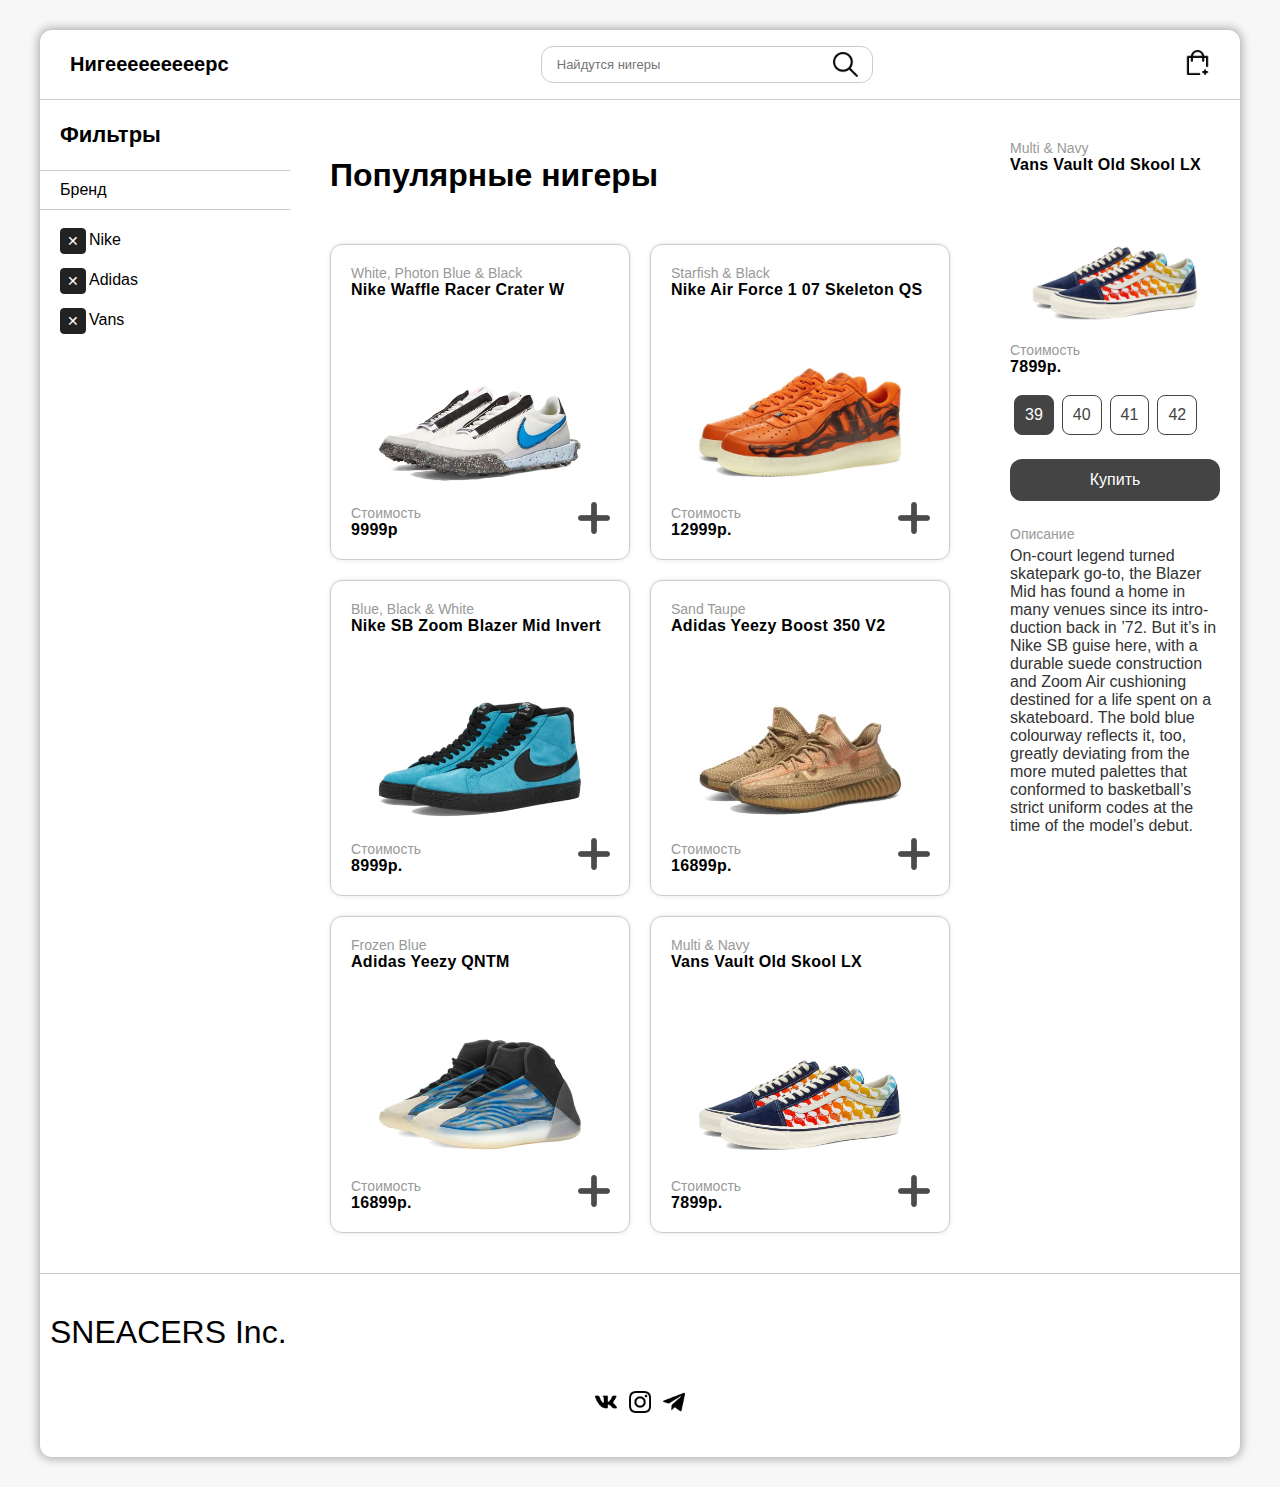
<file: E-commerce/index.html>
<!DOCTYPE html>
<html lang="en">
<head>
	<meta charset="UTF-8">
	<meta name="viewport" content="width=device-width, initial-scale=1.0">
	<title>E-commerce project</title>
	<link rel="stylesheet" href="css/style.css">
	<link rel="stylesheet" href="css/checkbox.css">
	<link rel="preconnect" href="https://fonts.gstatic.com"> 
	<link href="https://fonts.googleapis.com/css2?family=Nunito:wght@300;400;700&display=swap" rel="stylesheet">
</head>
<body>
	<div class="body-wrapper">

		<header class="header">
			<div class="logo">Нигееееееееерс</div>
			<div class="input-box">
				<input 
					type="text" 
					class="input" 
					placeholder="Найдутся нигеры" 
				/>
				<div class="input-btn">
					<img src="img/loupe.png" alt="Поиск">
				</div>
			</div>
			<div class="cart">
				<img src="img/add-to-basket.png" alt="Корзина">
			</div>
		</header>

		<aside class="left-aside">
			<div class="aside-maintitle">Фильтры</div>
			<div class="aside-title">Бренд</div>
			<div class="aside-item">
				<input type="checkbox" id='nike' name="nike" class="checkbox">
				<label for="nike"></label>
				Nike
			</div>
			<div class="aside-item">
				<input type="checkbox" id='adidas' name="adidas" class="checkbox">
				<label for="adidas"></label>
				Adidas
			</div>
			<div class="aside-item">
				<input type="checkbox" id='vans' name="vans" class="checkbox">
				<label for="vans"></label>
				Vans
			</div>
		</aside>

		
		<main class="main">
			<h2 class="title">Популярные нигеры</h2>
			<div class="product-box">

				<div class="product">
					<div class="product-info">White, Photon Blue & Black</div>
					<div class="product-title">Nike Waffle Racer Crater W</div>
					<img src="img/nike1.jpg" alt="Nike Waffle Racer Crater W">
					<div class="product-info">Стоимость</div>
					<div class="product-price">9999р</div>

					<div class="input-btn add-btn">
						<img src="img/add.png" alt="Добавить в корзину">
					</div>
				</div>

				<div class="product">
					<div class="product-info">Starfish & Black</div>
					<div class="product-title">Nike Air Force 1 07 Skeleton QS</div>
					<img src="img/nike2.jpg" alt="Nike Air Force 1 07 Skeleton QS">
					<div class="product-info">Стоимость</div>
					<div class="product-price">12999р.</div>

					<div class="input-btn add-btn">
						<img src="img/add.png" alt="Добавить в корзину">
					</div>
				</div>

				<div class="product">
					<div class="product-info">Blue, Black & White</div>
					<div class="product-title">Nike SB Zoom Blazer Mid Invert</div>
					<img src="img/nike3.jpg" alt="Nike SB Zoom Blazer Mid Invert">
					<div class="product-info">Стоимость</div>
					<div class="product-price">8999р.</div>

					<div class="input-btn add-btn">
						<img src="img/add.png" alt="Добавить в корзину">
					</div>
				</div>

				<div class="product">
					<div class="product-info">Sand Taupe</div>
					<div class="product-title">Adidas Yeezy Boost 350 V2</div>
					<img src="img/adidas1.jpg" alt="Yeezy Boost 350 V2">
					<div class="product-info">Стоимость</div>
					<div class="product-price">16899р.</div>

					<div class="input-btn add-btn">
						<img src="img/add.png" alt="Добавить в корзину">
					</div>
				</div>

				<div class="product">
					<div class="product-info">Frozen Blue</div>
					<div class="product-title">Adidas Yeezy QNTM</div>
					<img src="img/adidas2.jpg" alt="Frozen Blue">
					<div class="product-info">Стоимость</div>
					<div class="product-price">16899р.</div>

					<div class="input-btn add-btn">
						<img src="img/add.png" alt="Добавить в корзину">
					</div>
				</div>

				<div class="product">
					<div class="product-info">Multi & Navy</div>
					<div class="product-title">Vans Vault Old Skool LX</div>
					<img src="img/vans1.jpg" alt="Vans Vault Old Skool LX">
					<div class="product-info">Стоимость</div>
					<div class="product-price">7899р.</div>

					<div class="input-btn add-btn">
						<img src="img/add.png" alt="Добавить в корзину">
					</div>
				</div>

			</div>
		</main>
		<aside class="right-aside">
			<div class="product js-product">
				<div class="product-info">Multi & Navy</div>
				<div class="product-title">Vans Vault Old Skool LX</div>
				<img src="img/vans1.jpg" alt="Vans Vault Old Skool LX">
				<div class="product-info">Стоимость</div>
				<div class="product-price">7899р.</div>
			
				<div class="size-box">
					<div class="size size__active">39</div>
					<div class="size">40</div>
					<div class="size">41</div>
					<div class="size">42</div>
				</div>

				<div class="big-add-btn">Купить</div>

				<div class="product-info">Описание</div>
				<div class="product-text">On-court legend turned skatepark go-to, the Blazer Mid has found a home in many venues since its introduction back in ’72. But it’s in Nike SB guise here, with a durable suede construction and Zoom Air cushioning destined for a life spent on a skateboard. The bold blue colourway reflects it, too, greatly deviating from the more muted palettes that conformed to basketball’s strict uniform codes at the time of the model’s debut.</div>

			</div>
		</aside>

		<footer class="footer">
			<div class="title">SNEACERS Inc.</div>
			<div class="social-box">
				<a class="social" href="https://vk.com"><img src="img/vk.png" alt=""></a>
				<a class="social" href="https://instagram.com"><img src="img/instagram.png" alt=""></a>
				<a class="social" href="https://telegram.org"><img src="img/telegram.png" alt=""></a>
			</div>
		</footer>
	</div>

	<script src="https://cdnjs.cloudflare.com/ajax/libs/jquery/3.5.1/jquery.min.js" integrity="sha512-bLT0Qm9VnAYZDflyKcBaQ2gg0hSYNQrJ8RilYldYQ1FxQYoCLtUjuuRuZo+fjqhx/qtq/1itJ0C2ejDxltZVFg==" crossorigin="anonymous"></script>

	<!-- <script src='css/jquery.js'></script> -->

	<script>
		$(document).ready(function() {

			let checks = {};

			function doCheck() {
				let val = $(this).prop('checked')
				let label = $.trim( $(this).parent().text() )
				label = label.toLowerCase();

				checks[label] = val;

				console.log(checks);
				filter()
			}

			function filter() {

				// перебираем все продукты
				$('.product').each(function() {
					// получаем наименование товара
					let title = $(this).find('.product-title').text();
					// приводим наименование к нижнему регистру
					title = title.toLowerCase();

					// отключаем отображение элемента
					$(this).css('display', 'none');
					
					// перебираем все имена брендов и включаем отображение только тех 
					// товаров, которые подходят под выбранные чекбоксы
					for (let brand in checks) {
						if (title.includes(brand) && checks[brand])
							$(this).css('display', 'block')
					}
				})
			}


			$('.checkbox').each(function() {
				$(this).attr('checked', 'checked');
			})

			$('.checkbox').each(doCheck)
			$('.checkbox').click(doCheck)


			/*$('.add-btn').click(function() {
				alert('Добавлено')
			})*/
        $('.add-btn').click(function() {
				let product = $(this).parent();

				let src = $(product).find('img').attr('src')
				let title = $(product).find('.product-title').text();
				let info = $(product).find('.product-info').first().text();
				let price = $(product).find('.product-price').text();

				$('.js-product').find('img').attr('src', src)
				$('.js-product').find('.product-title').text(title)
				$('.js-product').find('.product-price').text(price)
				$('.js-product').find('.product-info').first().text(info)
			})

			$('.size').click(function() {
				$('.size').each(function() {
					$(this).removeClass('size__active');
				})
				$(this).addClass('size__active');
			})
		})
	</script>	

</body>
</html>
</file>
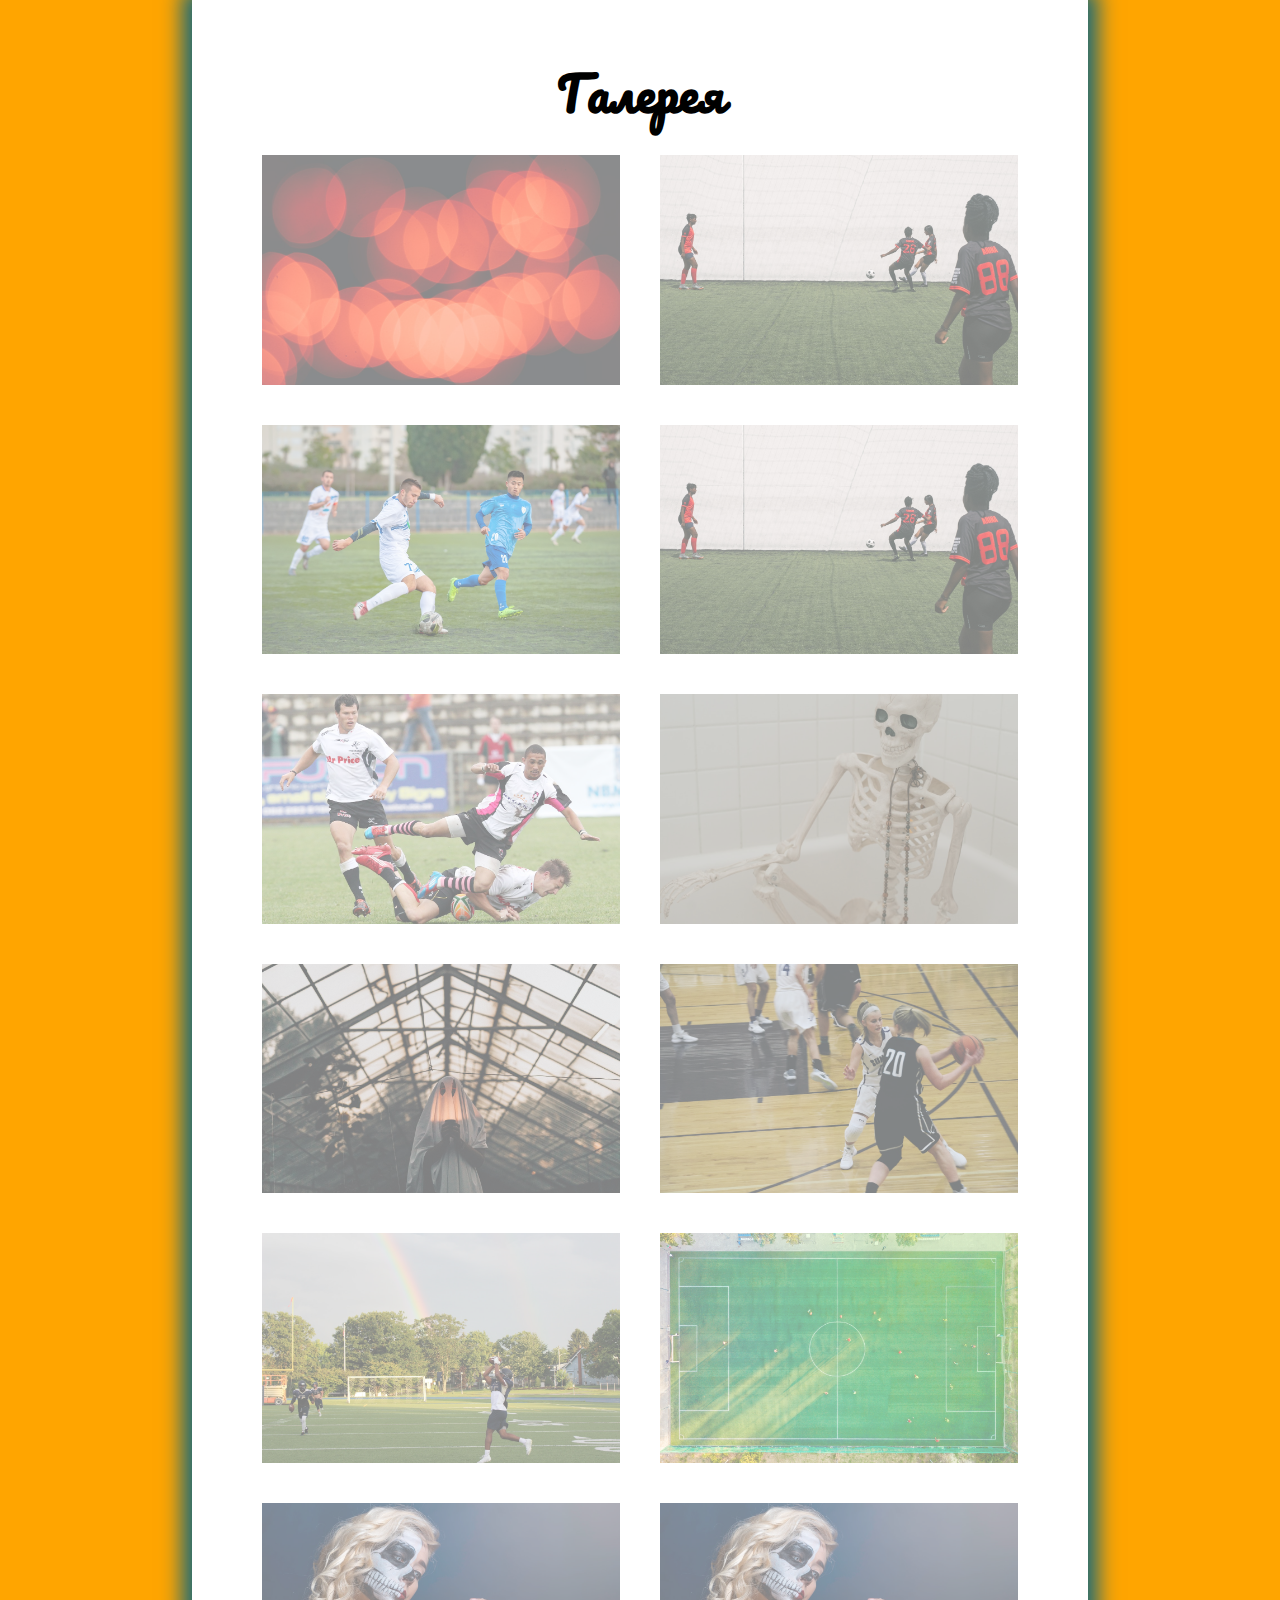
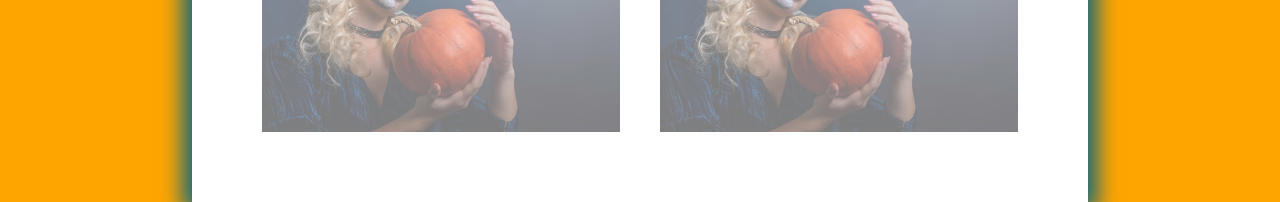
<file: gallery/index.html>
<!DOCTYPE html>
<html lang="en">
<head>
	<meta charset="UTF-8">
	<meta name="viewport" content="width=device-width, initial-scale=1.0">
	<title>Галерея</title>
	<link rel="stylesheet" type="text/css" href="css/style.css">
<body>
	<main>
		<h1>Галерея</h1>
		<div class="photo photo1"></div>
		<div class="photo photo3"></div>
		<div class="photo photo2"></div>
		<div class="photo photo4"></div>
		<div class="photo photo5"></div>
		<div class="photo photo6"></div>
		<div class="photo photo7"></div>
		<div class="photo photo8"></div>
		<div class="photo photo9"></div>
		<div class="photo photo10"></div>
		<div class="photo photo11"></div>
		<div class="photo photo12"></div>
	</main>
</body>
</html>
</file>
<file: E-commerce/css/style.css>
body{
	margin: 0;
	background-color: #f7f7f7;
	padding: 30px 40px;
	box-sizing: border-box;
	font-family: 'Lato', sans-serif;
}
.body-wrapper{
	min-height: calc(100vh - 60px);
	background-color: #fff;
	box-shadow: 0 0 10px 2px rgba(0,0,0, 0.3);
	border-radius: 12px;
}
.header{
	display:flex;
	align-items:center;
	justify-content: space-between;
	padding: 0 30px;
	box-sizing: border-box;
	border-bottom: 1px solid #ccc;
	height:70px;
}
.header img{
	width: 25px;
	height: 25px;
}
.logo{
	font-weight: 700;
	font-size: 20px;
}
.input-box{
	display: flex;
	align-items: center;
	position: relative;
}
.input{
	-webkit-appearance: none;
	appearance:none;
	outline: none;
	width: 300px;
	border: 1px solid #ccc;
	border-radius: 12px;
	padding: 10px 15px;
	font-size: 13px;
}
.input-btn{
	position: absolute;
	right: 0;
	width: 40px;
	height: 100%;
	display: flex;
	align-items: center;
	cursor: pointer;

	}
	.main{
		padding:30px;
		margin:auto;
		max-width: 700px;
		width: 100%;
		box-sizing: border-box;

	}
	.product-box{
		display:flex;
		flex-wrap: wrap;
	}

.product{
	width: calc(50% - 20px);
	margin: 10px;
	padding: 20px;
	box-sizing: border-box;
	border-radius: 12px;
	border: 1px solid #ccc;
	box-shadow: 0 0 5px 0 rgba(0, 0, 0,0.1);
	position: relative;
}

.product img {
	max-width: 80%;
	margin: auto;
	display: block;
}

.title{
	font-size: 32px;
	padding-left: 10px;
	margin-bottom: 40px;
}

.product-info{
	font-size: 14px;
	color: #999;
	font-weight: 300;
}

.product-title, .product-price{
	font-size: 16px;
	font-weight: 700;
	letter-spacing: 0.3px;
}

.add-btn{
	height: auto;
	bottom: 25px;
	opacity: 0.7;
	right: 15px;

}

@media (pointer:fine) {
	.add-btn:hover {
		transform: scale(1.75)
	}
}

.left-aside{
	width: calc((100vw - 780px) / 2);
	position: absolute;
	box-sizing: border-box;
	top: 100px;
	left: 40px;
	bottom: 0;
}

.aside-maintitle{
	font-weight: 700;
	padding-left: 20px;
	font-size: 22px;
	height: 70px;
	display: flex;
	align-items: center;
}

.aside-title{
	box-sizing: border-box;
	padding: 10px 0;
	border-bottom: 1px solid #ccc;
    border-top: 1px solid #ccc;
    padding-left: 20px;
    margin-bottom: 10px;
}

.aside-item{
	display: flex;
	align-items: center;
	height: 40px;
	padding-left: 20px;
}

.footer {
	border-top: 1px solid #ccc;
	padding-top: 40px;
	padding-bottom: 40px;
	box-sizing: border-box;

}

.footer-title {
	font-weight: 700;
	font-size: 20px;
	text-align: center;
}

.social-box {
	display: flex;
	justify-content: space-between;
	margin: auto;
	width: 90px;
	margin-top: 5px;

}

.social {
	transition: 0.2s;
}

.social img {
	width: 22px;
	height: 22px;
}

@media screen and (pointer: fine) {
	.social: hover {
		opacity: 0.5;
	}
}

.right-aside {
	position: absolute;
	right: 40px;
	top: 100px;
	width: calc((100vw - 780px) / 2);
}

.right-aside .product {
	width: 100%;
	box-sizing: border-box;
	margin: 0;
	margin-top: 20px;
	box-shadow: none;
	border: none;
}

.big-add-btn {
	text-align: center;
	background-color: #444;
	border-radius: 12px;
	padding: 12px 0;
	color: #fefefe;
	margin-top: 15px;
	cursor: pointer;
	margin-bottom: 25px;
}

.product-text {
	hyphens: auto;
	-webkit-hyphens: auto;
	color: #333;
	margin-top: 5px;
}

.size-box {
	display: flex;
	flex-wrap: wrap;
	margin-top: 15px;
	margin-bottom: 20px;
}

.size{
	padding: 10px;
	border: 1px solid #444;
	color: #444;
	border-radius: 8px;
	margin: 4px;
	user-select: none;
	-webkit-user-select: none;
	cursor: pointer;
	transition: 0.3s;

}

.size__active{
	background-color: #444;
	color: #fefefe;
}
</file>
<file: E-commerce/css/checkbox.css>
label {
    user-select: none;
    -webkit-user-select: none;
    display: block;
    width: 24px;
    height: 24px;
    position: relative;
    margin-right: 5px;
}

.checkbox {
    display: none;
}

.checkbox + label:before {
    content: "\2715";
    border: 0.5px solid #222;
    border-radius: 4px;

    display: inline-flex;
    justify-content: center;
    align-items: center;

    position: absolute;

    left: 0;
    top: 0;

    width: 100%;
    height: 100%;

    font-size: 14px;

    color: transparent;
    transition: .2s;
}

.checkbox:checked + label:before {
    background-color: #222;
    border-color: #222;
    color: #fff;
}

.checkbox:disabled + label:before {
    transform: scale(1);
}

.checkbox:checked:disabled + label:before {
    transform: scale(1);
}
</file>
<file: gallery/css/style.css>
*{
padding: 0;
margin: 0;
box-sizing: border-box;

}
@font-face{
	font-family: Pacifico Regular;
	src: url(../fonts/Pacifico-Regular.ttf);


}

main{
	width: 70%;
	padding:50px;
	margin:auto;
	display:flex;
	flex-wrap: wrap;
	justify-content: center;
	background-color: #fff;
	box-shadow:0 0 20px 10px #16697A;
}
body{
	background:#efefef;
	background-color: orange;
	font-family: Pacifico Regular;

}
.photo{

	width: calc(50% - 40px);
	height: calc((35vw - 40px) / 16 * 9);
	margin: 20px;
	background-color: orange;
	background-position: center;
	background-size: cover;
	opacity: 0.50;
	transition: 0.50s;

}
.photo:hover{
	opacity: 1;
	transform: scale(1.2) rotate(25deg);
	z-index: 10;
	box-shadow: 0 0 20px 30px #efefef;
}

h1{
	width:100%;
	text-align: center;
	font-size: 48px;

}

.photo1{
	background-image: url(../img/web01.jpg)
}
.photo2{
	background-image: url(../img/web02.jpg)
}
.photo3{
	background-image: url(../img/web03.jpg)
}
.photo4{
	background-image: url(../img/web04.jpg)
}
.photo5{
	background-image: url(../img/web05.jpg)
}
.photo6{
	background-image: url(../img/web06.jpg)
}
.photo7{
	background-image: url(../img/web07.jpg)
}
.photo8{
	background-image: url(../img/web08.jpg)
}
.photo9{
	background-image: url(../img/web09.jpg)
}
.photo10{
	background-image: url(../img/web10.jpg)
}
.photo11{
	background-image: url(../img/web11.jpg)
}
.photo12{
	background-image: url(../img/web11.jpg)
}
</file>
